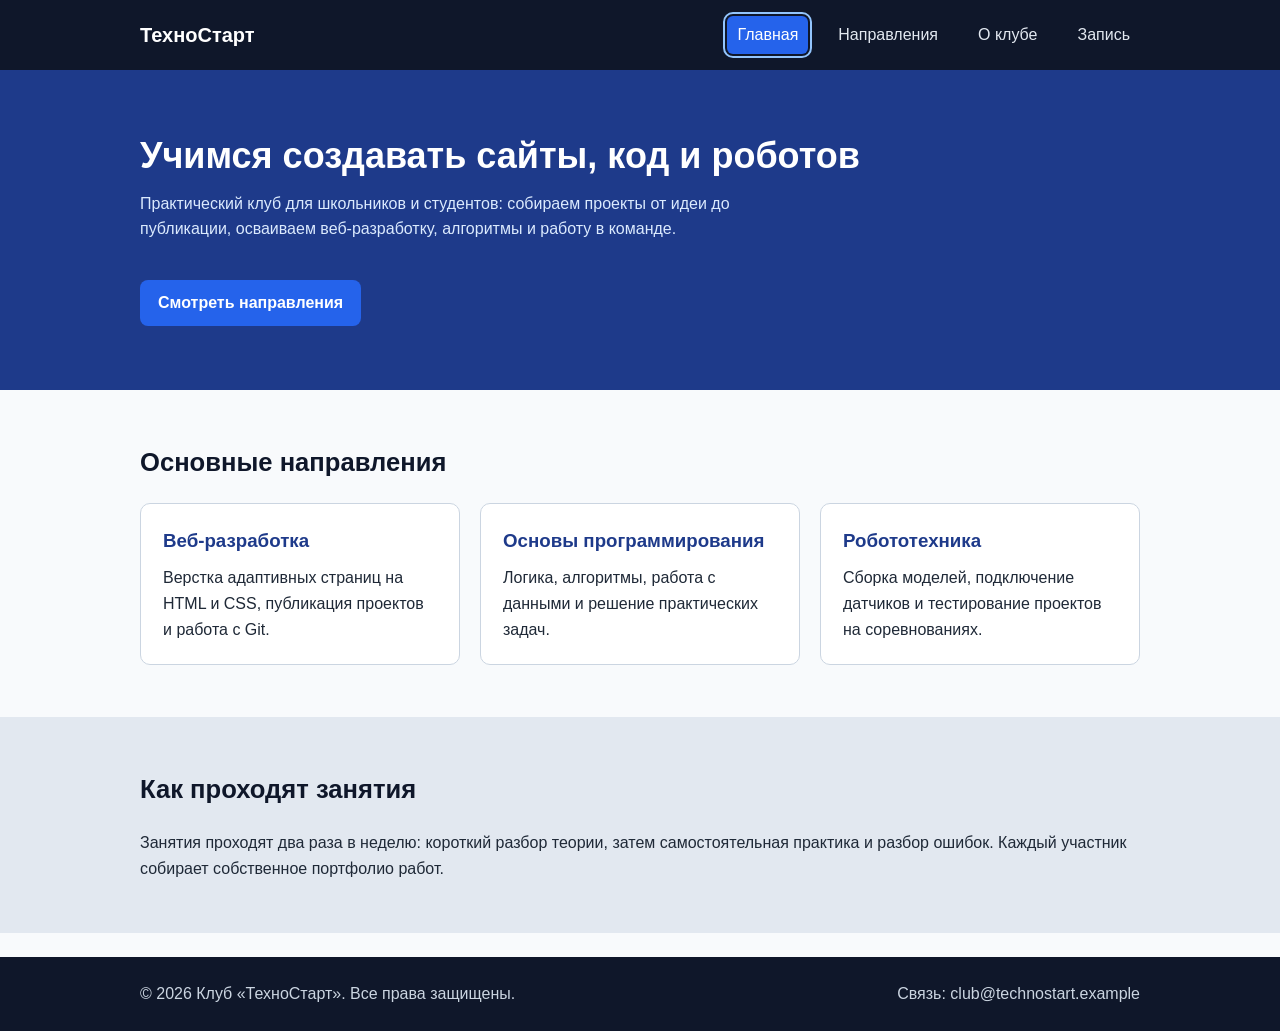
<file: index.html>
<!DOCTYPE html>
<html lang="ru">
<head>
  <meta charset="UTF-8" />
  <meta name="viewport" content="width=device-width, initial-scale=1.0" />
  <title>ТехноСтарт — Клуб программирования и робототехники</title>
  <link rel="stylesheet" href="style.css" />
</head>
<body>
  <header class="site-header">
    <div class="container header-inner">
      <a href="index.html" class="logo">ТехноСтарт</a>
      <nav class="nav" aria-label="Основная навигация">
        <a href="index.html" class="nav-link active">Главная</a>
        <a href="courses.html" class="nav-link">Направления</a>
        <a href="#about" class="nav-link">О клубе</a>
        <a href="#contacts" class="nav-link">Запись</a>
      </nav>
    </div>
  </header>

  <main>
    <section class="hero" id="about">
      <div class="container hero-content">
        <h1>Учимся создавать сайты, код и роботов</h1>
        <p>
          Практический клуб для школьников и студентов: собираем проекты от идеи до публикации,
          осваиваем веб-разработку, алгоритмы и работу в команде.
        </p>
        <a href="courses.html" class="btn">Смотреть направления</a>
      </div>
    </section>

    <section class="section">
      <div class="container">
        <h2>Основные направления</h2>
        <div class="cards">
          <article class="card">
            <h3>Веб-разработка</h3>
            <p>Верстка адаптивных страниц на HTML и CSS, публикация проектов и работа с Git.</p>
          </article>
          <article class="card">
            <h3>Основы программирования</h3>
            <p>Логика, алгоритмы, работа с данными и решение практических задач.</p>
          </article>
          <article class="card">
            <h3>Робототехника</h3>
            <p>Сборка моделей, подключение датчиков и тестирование проектов на соревнованиях.</p>
          </article>
        </div>
      </div>
    </section>

    <section class="section section-alt" id="contacts">
      <div class="container">
        <h2>Как проходят занятия</h2>
        <p>
          Занятия проходят два раза в неделю: короткий разбор теории, затем самостоятельная практика
          и разбор ошибок. Каждый участник собирает собственное портфолио работ.
        </p>
      </div>
    </section>
  </main>

  <footer class="site-footer">
    <div class="container footer-inner">
      <p>© 2026 Клуб «ТехноСтарт». Все права защищены.</p>
      <p>Связь: club@technostart.example</p>
    </div>
  </footer>
</body>
</html>
</file>
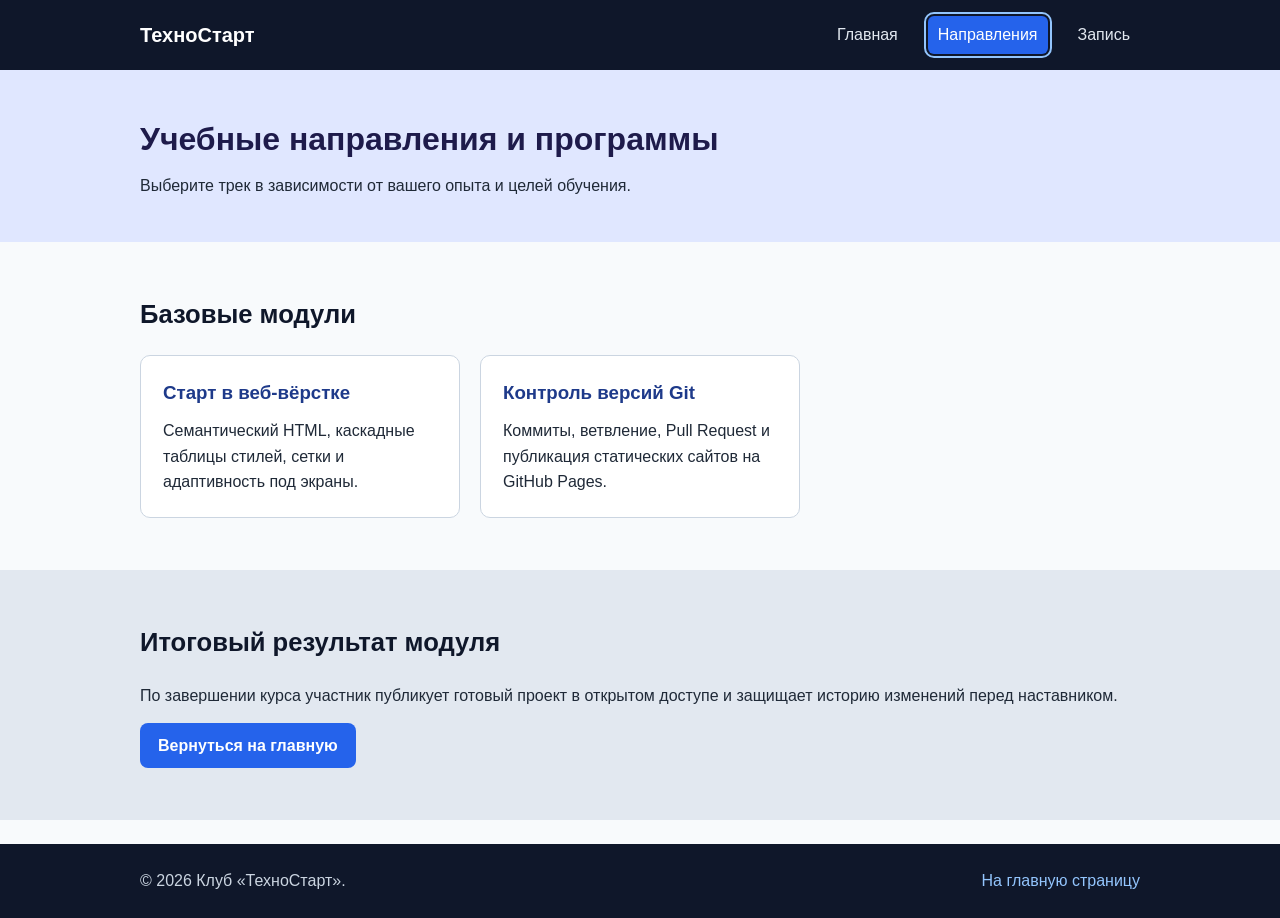
<file: courses.html>
<!DOCTYPE html>
<html lang="ru">
<head>
  <meta charset="UTF-8" />
  <meta name="viewport" content="width=device-width, initial-scale=1.0" />
  <title>Направления занятий — ТехноСтарт</title>
  <link rel="stylesheet" href="style.css" />
</head>
<body>
  <header class="site-header">
    <div class="container header-inner">
      <a href="index.html" class="logo">ТехноСтарт</a>
      <nav class="nav" aria-label="Основная навигация">
        <a href="index.html" class="nav-link">Главная</a>
        <a href="courses.html" class="nav-link active">Направления</a>
        <a href="index.html#contacts" class="nav-link">Запись</a>
      </nav>
    </div>
  </header>

  <main>
    <section class="page-head">
      <div class="container">
        <h1>Учебные направления и программы</h1>
        <p>Выберите трек в зависимости от вашего опыта и целей обучения.</p>
      </div>
    </section>

    <section class="section">
      <div class="container">
        <h2>Базовые модули</h2>
        <div class="cards">
          <article class="card">
            <h3>Старт в веб-вёрстке</h3>
            <p>Семантический HTML, каскадные таблицы стилей, сетки и адаптивность под экраны.</p>
          </article>
          <article class="card">
            <h3>Контроль версий Git</h3>
            <p>Коммиты, ветвление, Pull Request и публикация статических сайтов на GitHub Pages.</p>
          </article>
        </div>
      </div>
    </section>

    <section class="section section-alt">
      <div class="container">
        <h2>Итоговый результат модуля</h2>
        <p>
          По завершении курса участник публикует готовый проект в открытом доступе и защищает
          историю изменений перед наставником.
        </p>
        <a href="index.html" class="btn">Вернуться на главную</a>
      </div>
    </section>
  </main>

  <footer class="site-footer">
    <div class="container footer-inner">
      <p>© 2026 Клуб «ТехноСтарт».</p>
      <a href="index.html" class="footer-link">На главную страницу</a>
    </div>
  </footer>
</body>
</html>
</file>
<file: style.css>
* {
  box-sizing: border-box;
  margin: 0;
  padding: 0;
}

body {
  font-family: Arial, Helvetica, sans-serif;
  line-height: 1.6;
  color: #1f2937;
  background-color: #f8fafc;
}

img {
  max-width: 100%;
  height: auto;
  display: block;
}

.container {
  width: 100%;
  max-width: 1040px;
  margin: 0 auto;
  padding: 0 20px;
}

.site-header {
  background-color: #0f172a;
  color: #ffffff;
  padding: 16px 0;
}

.header-inner {
  display: flex;
  justify-content: space-between;
  align-items: center;
  gap: 16px;
}

.logo {
  color: #ffffff;
  text-decoration: none;
  font-size: 1.25rem;
  font-weight: bold;
}

.nav {
  display: flex;
  gap: 20px;
  flex-wrap: wrap;
}

.nav-link {
  color: #e2e8f0;
  text-decoration: none;
  padding: 6px 10px;
  border-radius: 6px;
  transition: background-color 0.2s ease, color 0.2s ease;
}

.nav-link:hover,
.nav-link:focus-visible,
.nav-link.active {
  background-color: #2563eb;
  color: #ffffff;
  outline: 2px solid #93c5fd;
  outline-offset: 2px;
}

.hero {
  background-color: #1e3a8a;
  color: #ffffff;
  padding: 64px 0;
}

.hero h1 {
  font-size: 2.25rem;
  margin-bottom: 14px;
  line-height: 1.2;
}

.hero p {
  max-width: 640px;
  margin-bottom: 24px;
  color: #dbeafe;
}

.page-head {
  background-color: #e0e7ff;
  padding: 44px 0;
}

.page-head h1 {
  font-size: 2rem;
  margin-bottom: 8px;
  color: #1e1b4b;
}

.section {
  padding: 52px 0;
}

.section-alt {
  background-color: #e2e8f0;
}

.section h2 {
  font-size: 1.6rem;
  margin-bottom: 20px;
  color: #0f172a;
}

.cards {
  display: grid;
  grid-template-columns: repeat(3, 1fr);
  gap: 20px;
}

.card {
  background-color: #ffffff;
  padding: 22px;
  border-radius: 10px;
  border: 1px solid #cbd5e1;
}

.card h3 {
  margin-bottom: 10px;
  color: #1e3a8a;
}

.btn {
  display: inline-block;
  margin-top: 14px;
  padding: 10px 18px;
  background-color: #2563eb;
  color: #ffffff;
  text-decoration: none;
  border-radius: 8px;
  font-weight: bold;
}

.btn:hover,
.btn:focus-visible {
  background-color: #1d4ed8;
  outline: 2px solid #0f172a;
  outline-offset: 2px;
}

.site-footer {
  background-color: #0f172a;
  color: #cbd5e1;
  padding: 24px 0;
  margin-top: 24px;
}

.footer-inner {
  display: flex;
  justify-content: space-between;
  align-items: center;
  gap: 12px;
  flex-wrap: wrap;
}

.footer-link {
  color: #93c5fd;
  text-decoration: none;
}

.footer-link:hover,
.footer-link:focus-visible {
  text-decoration: underline;
}

/* Планшеты и узкие экраны (до 900px) */
@media (max-width: 900px) {
  .cards {
    grid-template-columns: repeat(2, 1fr);
  }

  .hero h1 {
    font-size: 1.85rem;
  }
}

/* Мобильные экраны (до 600px) */
@media (max-width: 600px) {
  .container {
    padding: 0 14px;
  }

  .header-inner {
    flex-direction: column;
    align-items: flex-start;
  }

  .nav {
    width: 100%;
    flex-direction: column;
    gap: 8px;
  }

  .nav-link {
    display: block;
    width: 100%;
    padding: 10px 12px;
    background-color: #1e293b;
  }

  .cards {
    grid-template-columns: 1fr;
  }

  .hero {
    padding: 40px 0;
  }

  .hero h1 {
    font-size: 1.5rem;
  }
}
</file>
